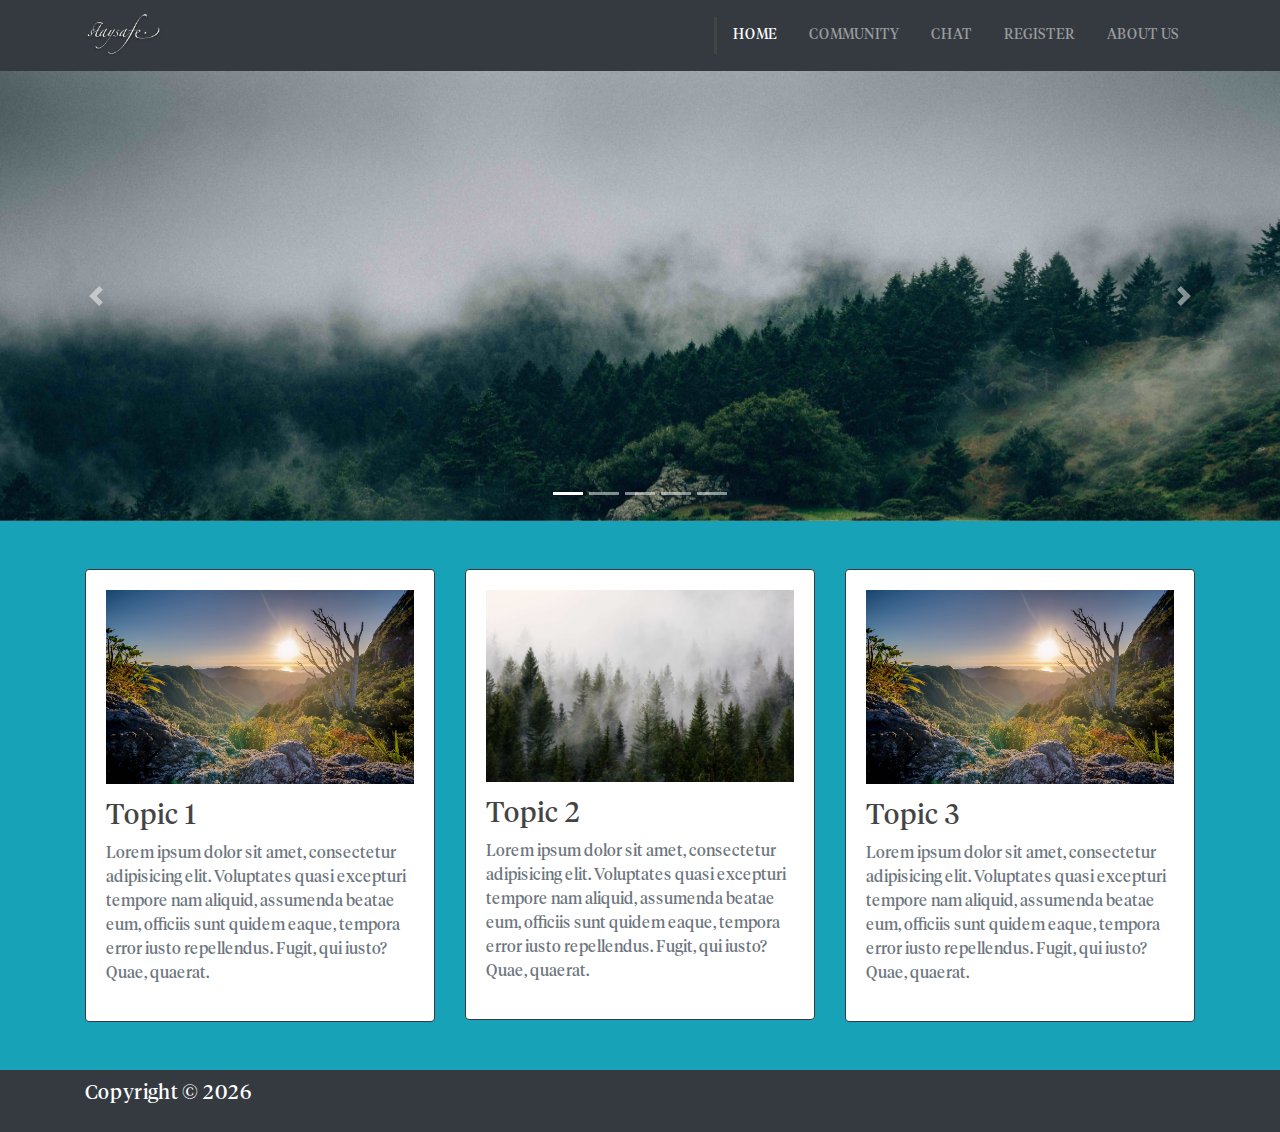
<file: index.html>
<!DOCTYPE html>
<html lang="en">
<head>
  <meta charset="UTF-8">
  <meta name="viewport" content="width=device-width, initial-scale=1.0">
  <link rel="stylesheet" href="https://use.fontawesome.com/releases/v5.0.13/css/all.css" integrity="sha384-DNOHZ68U8hZfKXOrtjWvjxusGo9WQnrNx2sqG0tfsghAvtVlRW3tvkXWZh58N9jp"
    crossorigin="anonymous">
  <link rel="stylesheet" href="https://stackpath.bootstrapcdn.com/bootstrap/4.3.1/css/bootstrap.min.css" integrity="sha384-ggOyR0iXCbMQv3Xipma34MD+dH/1fQ784/j6cY/iJTQUOhcWr7x9JvoRxT2MZw1T" crossorigin="anonymous">
  <link rel="stylesheet" href="css/style.css">
  <title>Be responsible | stay safe</title>
</head>
<body>
  <!-- START HERE -->
  <nav class="navbar navbar-expand-sm navbar-dark bg-dark">
    <div class="container">
      <a href="index.html" class="navbar-brand">
        <img src="img/logo.png" alt="logo" height="45">
      </a>
      <button class="navbar-toggler" data-toggle="collapse" data-target="navbarCollapse">
        <span class="navbar-toggler-icon"></span>
      </button>
      <div class="collapse navbar-collapse" id="navbarCollapse">
        <ul class="navbar-nav ml-auto">
          <li class="nav-item active">
            <a href="index.html" class="nav-link">Home</a>
          </li>
          <li class="nav-item">
            <a href="html/community.html" class="nav-link">Community</a>
          </li>
          <li class="nav-item">
            <a href="html/chat.html" class="nav-link">Chat</a>
          </li>
          <li class="nav-item">
            <a href="html/register.html" class="nav-link">Register</a>
          </li>
          <li class="nav-item">
            <a href="html/about.html" class="nav-link">About Us</a>
          </li>
        </ul>
      </div>
    </div>
  </nav>

  <!-- SHOWCASE SLIDER -->
  <section id="showcase">
    <div id="myCarousel" class="carousel slide" data-ride="carousel">
      <ol class="carousel-indicators">
        <li data-target="#myCarousel" data-slide-to="0" class="active"></li>
        <li data-target="#myCarousel" data-slide-to="1"></li>
        <li data-target="#myCarousel" data-slide-to="2"></li>
        <li data-target="#myCarousel" data-slide-to="3"></li>
        <li data-target="#myCarousel" data-slide-to="4"></li>
      </ol>
      <div class="carousel-inner">
        <div class="carousel-item carousel-image1 active">
          <div class="container">
            <div class="carousel-caption d-none d-sm-block text-right mb-5">
            </div>
          </div>
        </div>

        <div class="carousel-item carousel-image2">
          <div class="container">
            <div class="carousel-caption d-none d-sm-block mb-5">
            </div>
          </div>
        </div>

        <div class="carousel-item carousel-image3">
          <div class="container">
            <div class="carousel-caption d-none d-sm-block mb-5">
            </div>
          </div>
        </div>

        <div class="carousel-item carousel-image4">
          <div class="container">
            <div class="carousel-caption d-none d-sm-block mb-5">
            </div>
          </div>
        </div>

        <div class="carousel-item carousel-image5">
          <div class="container">
            <div class="carousel-caption d-none d-sm-block text-right mb-5">
            </div>
          </div>
        </div>
      </div>

      <a href="#myCarousel" data-slide="prev" class="carousel-control-prev">
        <span class="carousel-control-prev-icon"></span>
      </a>
      <a href="#myCarousel" data-slide="next" class="carousel-control-next">
        <span class="carousel-control-next-icon"></span>
      </a>
    </div>
  </section>

  <!-- BOXES -->
  <section id="boxes bg-info" class="py-5 bg-info">
    <div class="container">
      <div class="row">
        <div class="col-md-4">
          <div class="card text-left border-dark mb-resp">
            <div class="card-body">
              <img src="img/image3.jpg" width="100%">
              <h3 class="text-dark">
                <a href="html/community2.html">
                Topic 1
                </a>
              </h3>
              <p class="text-muted">Lorem ipsum dolor sit amet, consectetur adipisicing elit. Voluptates quasi excepturi tempore nam aliquid, assumenda beatae eum, officiis sunt quidem eaque, tempora error iusto repellendus. Fugit, qui iusto? Quae, quaerat.</p>
            </div>
          </div>
        </div>
        <div class="col-md-4">
          <div class="card text-left border-dark mb-resp">
            <div class="card-body">
              <img src="img/image2.jpg" width="100%">
              <h3 class="text-dark">
                <a href="html/community2.html">
                Topic 2
                </a>
              </h3>
              <p class="text-muted">Lorem ipsum dolor sit amet, consectetur adipisicing elit. Voluptates quasi excepturi tempore nam aliquid, assumenda beatae eum, officiis sunt quidem eaque, tempora error iusto repellendus. Fugit, qui iusto? Quae, quaerat.</p>
            </div>
          </div>
        </div>
        <div class="col-md-4">
          <div class="card text-left border-dark mb-resp">
            <div class="card-body">
              <img src="img/image3.jpg" width="100%">
              <h3 class="text-dark">
                <a href="html/community2.html">
                Topic 3
                </a>
              </h3>
              <p class="text-muted">Lorem ipsum dolor sit amet, consectetur adipisicing elit. Voluptates quasi excepturi tempore nam aliquid, assumenda beatae eum, officiis sunt quidem eaque, tempora error iusto repellendus. Fugit, qui iusto? Quae, quaerat.</p>
            </div>
          </div>
        </div>
      </div>
    </div>
  </section>

  <!-- FOOTER -->
  <footer id="main-footer" class="py-2 bg-dark text-white">
    <div class="container">
      <div class="row text-left">
        <div class="col-md-6 mr-auto">
          <p class="lead">
            Copyright &copy; 
            <span id="year"></span>
          </p>
        </div>
      </div>
    </div>
  </footer>

  <!-- jQuery first, then Popper.js, then Bootstrap JS -->
  <script src="https://code.jquery.com/jquery-3.3.1.slim.min.js" integrity="sha384-q8i/X+965DzO0rT7abK41JStQIAqVgRVzpbzo5smXKp4YfRvH+8abtTE1Pi6jizo" crossorigin="anonymous"></script>
  <script src="https://cdnjs.cloudflare.com/ajax/libs/popper.js/1.14.7/umd/popper.min.js" integrity="sha384-UO2eT0CpHqdSJQ6hJty5KVphtPhzWj9WO1clHTMGa3JDZwrnQq4sF86dIHNDz0W1" crossorigin="anonymous"></script>
  <script src="https://stackpath.bootstrapcdn.com/bootstrap/4.3.1/js/bootstrap.min.js" integrity="sha384-JjSmVgyd0p3pXB1rRibZUAYoIIy6OrQ6VrjIEaFf/nJGzIxFDsf4x0xIM+B07jRM" crossorigin="anonymous"></script>


  <!-- Optional JavaScript -->
  <script src="js/script.js"></script>


</body>
</html>
</file>
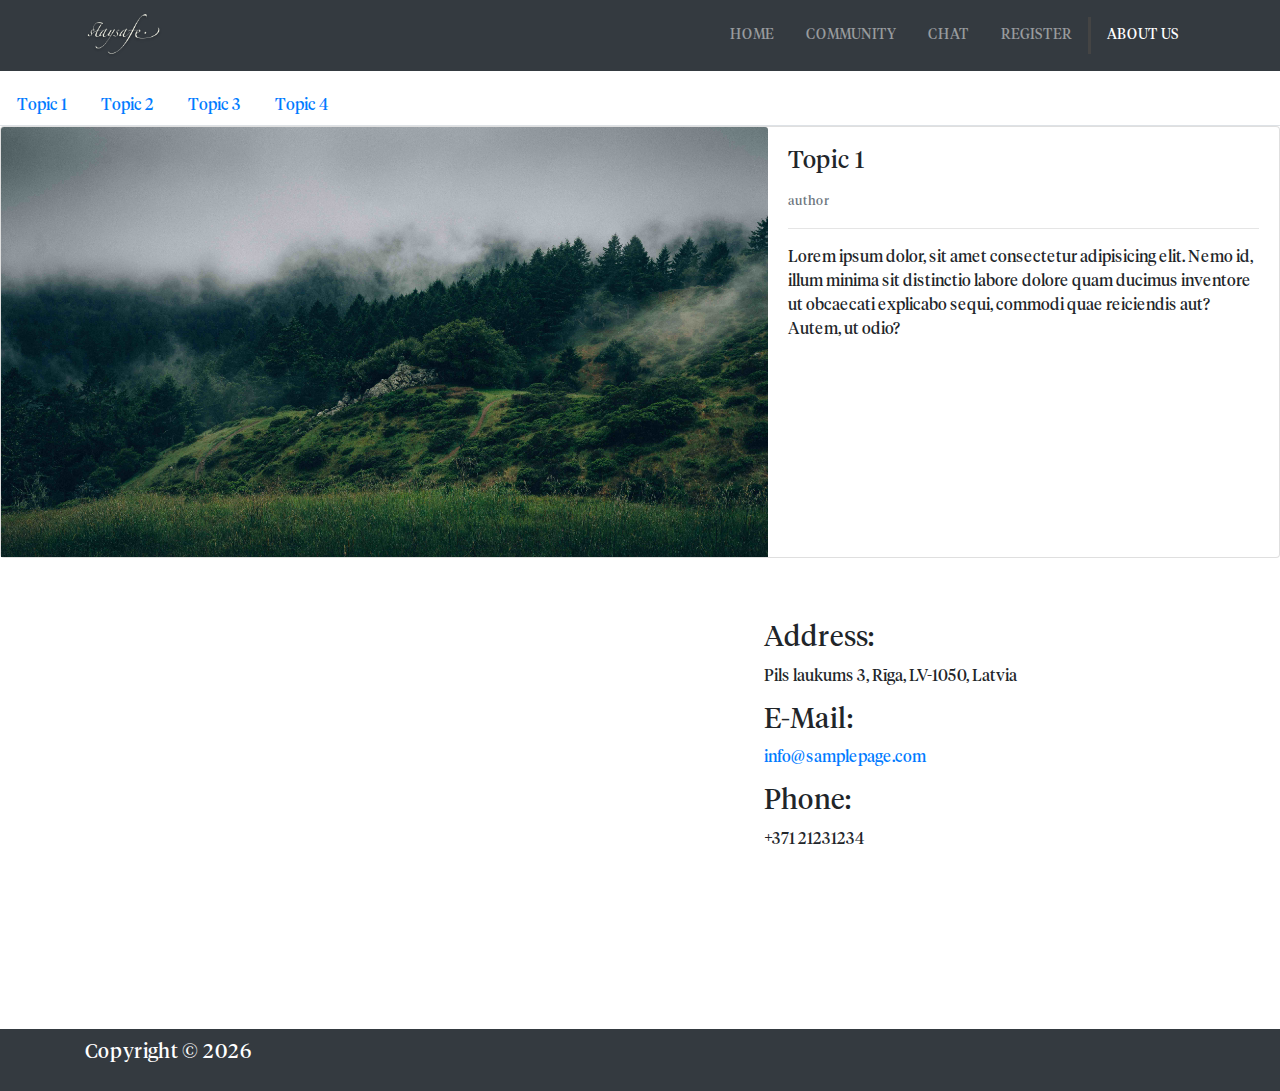
<file: html/about.html>
<!DOCTYPE html>
<html lang="en">
<head>
  <meta charset="UTF-8">
  <meta name="viewport" content="width=device-width, initial-scale=1.0">
  <link rel="stylesheet" href="https://use.fontawesome.com/releases/v5.0.13/css/all.css" integrity="sha384-DNOHZ68U8hZfKXOrtjWvjxusGo9WQnrNx2sqG0tfsghAvtVlRW3tvkXWZh58N9jp"
    crossorigin="anonymous">
  <link rel="stylesheet" href="https://stackpath.bootstrapcdn.com/bootstrap/4.3.1/css/bootstrap.min.css" integrity="sha384-ggOyR0iXCbMQv3Xipma34MD+dH/1fQ784/j6cY/iJTQUOhcWr7x9JvoRxT2MZw1T" crossorigin="anonymous">
  <link rel="stylesheet" href="../css/style.css">
  <title>Be responsible | stay safe</title>
</head>
<body>
  <!-- START HERE -->
  <nav class="navbar navbar-expand-sm navbar-dark bg-dark">
    <div class="container">
      <a href="../index.html" class="navbar-brand">
        <img src="../img/logo.png" alt="logo" height="45">
      </a>
      <button class="navbar-toggler" data-toggle="collapse" data-target="navbarCollapse">
        <span class="navbar-toggler-icon"></span>
      </button>
      <div class="collapse navbar-collapse" id="navbarCollapse">
        <ul class="navbar-nav ml-auto">
          <li class="nav-item">
            <a href="../index.html" class="nav-link">Home</a>
          </li>
          <li class="nav-item">
            <a href="../html/community.html" class="nav-link">Community</a>
          </li>
          <li class="nav-item">
            <a href="../html/chat.html" class="nav-link">Chat</a>
          </li>
          <li class="nav-item">
            <a href="../html/register.html" class="nav-link">Register</a>
          </li>
          <li class="nav-item active">
            <a href="about.html" class="nav-link">About Us</a>
          </li>
        </ul>
      </div>
    </div>
  </nav>

  <!-- TAB LINKS -->
  <ul class="nav nav-tabs">
    <li class="nav-item active"><a class="nav-link" data-toggle="tab" href="#topic1">Topic 1</a></li>
    <li class="nav-item"><a class="nav-link" data-toggle="tab" href="#topic2">Topic 2</a></li>
    <li class="nav-item"><a class="nav-link" data-toggle="tab" href="#topic3">Topic 3</a></li>
    <li class="nav-item"><a class="nav-link" data-toggle="tab" href="#topic4">Topic 4</a></li>
  </ul>
    
    <!-- TAB CONTENT -->
  <div class="tab-content">

    <div class="tab-pane fade show active" id="topic1">
      <div class="card">
        <img src="../img/image1.jpg" alt="" class="img-fluid card-img-top">
        <div class="card-body">
        <h4 class="card-title">
          Topic 1
        </h4>
        <small class="text-muted">author</small>
        <hr>
        <p class="card-text">Lorem ipsum dolor, sit amet consectetur adipisicing elit. Nemo id, illum minima sit distinctio labore dolore quam ducimus inventore ut obcaecati explicabo sequi, commodi quae reiciendis aut? Autem, ut odio?</p>
        </div>
      </div>
    </div>

    <div class="tab-pane fade" id="topic2">
      <div class="card">
        <img src="../img/image2.jpg" alt="" class="img-fluid card-img-top">
        <div class="card-body">
        <h4 class="card-title">
          Topic 2
        </h4>
        <small class="text-muted">author</small>
        <hr>
        <p class="card-text">Lorem ipsum dolor, sit amet consectetur adipisicing elit. Nemo id, illum minima sit distinctio labore dolore quam ducimus inventore ut obcaecati explicabo sequi, commodi quae reiciendis aut? Autem, ut odio?</p>
        </div>
      </div>
    </div>

    <div class="tab-pane fade" id="topic3">
      <div class="card">
        <img src="../img/image3.jpg" alt="" class="img-fluid card-img-top">
        <div class="card-body">
        <h4 class="card-title">
          Topic 3
        </h4>
        <small class="text-muted">author</small>
        <hr>
        <p class="card-text">Lorem ipsum dolor, sit amet consectetur adipisicing elit. Nemo id, illum minima sit distinctio labore dolore quam ducimus inventore ut obcaecati explicabo sequi, commodi quae reiciendis aut? Autem, ut odio?</p>
        </div>
      </div>
    </div>

    <div class="tab-pane fade" id="topic4">
      <div class="card">
        <img src="../img/image4.jpg" alt="" class="img-fluid card-img-top">
        <div class="card-body">
        <h4 class="card-title">
          Topic 4
        </h4>
        <small class="text-muted">author</small>
        <hr>
        <p class="card-text">Lorem ipsum dolor, sit amet consectetur adipisicing elit. Nemo id, illum minima sit distinctio labore dolore quam ducimus inventore ut obcaecati explicabo sequi, commodi quae reiciendis aut? Autem, ut odio?</p>
        </div>
      </div>
    </div>
  </div>
  


  
    <!-- MAP -->
    <div class="row contacts">
      <div class="col-2">
      </div>
      <div class="col-5">
          <div>
               <iframe width="100%" height="400" frameborder="0" src="https://www.bing.com/maps/embed?h=400&w=500&cp=56.94959999999998~24.097799999999996&lvl=11&typ=d&sty=r&src=SHELL&FORM=MBEDV8" scrolling="no">
               </iframe>
          </div>
      </div>
      <div class="col-5">
          <h3>Address:</h3>
          <p>Pils laukums 3, Rīga, LV-1050, Latvia</p>
          <h3>E-Mail:</h3>
          <a href="mailto:info@samplepage.com"><p>info@samplepage.com</p></a>
          <h3>Phone:</h3>
          <p>+371 21231234</p>
      </div>  
    </div>
  
  
  <!-- FOOTER -->
  <footer id="main-footer" class="py-2 bg-dark text-white">
    <div class="container">
      <div class="row text-left">
        <div class="col-md-6 mr-auto">
          <p class="lead">
            Copyright &copy; 
            <span id="year"></span>
          </p>
        </div>
      </div>
    </div>
  </footer>

  <!-- jQuery first, then Popper.js, then Bootstrap JS -->
  <script src="https://code.jquery.com/jquery-3.3.1.slim.min.js" integrity="sha384-q8i/X+965DzO0rT7abK41JStQIAqVgRVzpbzo5smXKp4YfRvH+8abtTE1Pi6jizo" crossorigin="anonymous"></script>
  <script src="https://cdnjs.cloudflare.com/ajax/libs/popper.js/1.14.7/umd/popper.min.js" integrity="sha384-UO2eT0CpHqdSJQ6hJty5KVphtPhzWj9WO1clHTMGa3JDZwrnQq4sF86dIHNDz0W1" crossorigin="anonymous"></script>
  <script src="https://stackpath.bootstrapcdn.com/bootstrap/4.3.1/js/bootstrap.min.js" integrity="sha384-JjSmVgyd0p3pXB1rRibZUAYoIIy6OrQ6VrjIEaFf/nJGzIxFDsf4x0xIM+B07jRM" crossorigin="anonymous"></script>


  <!-- Optional JavaScript -->
  <script src="../js/script.js"></script>


</body>
</html>
</file>
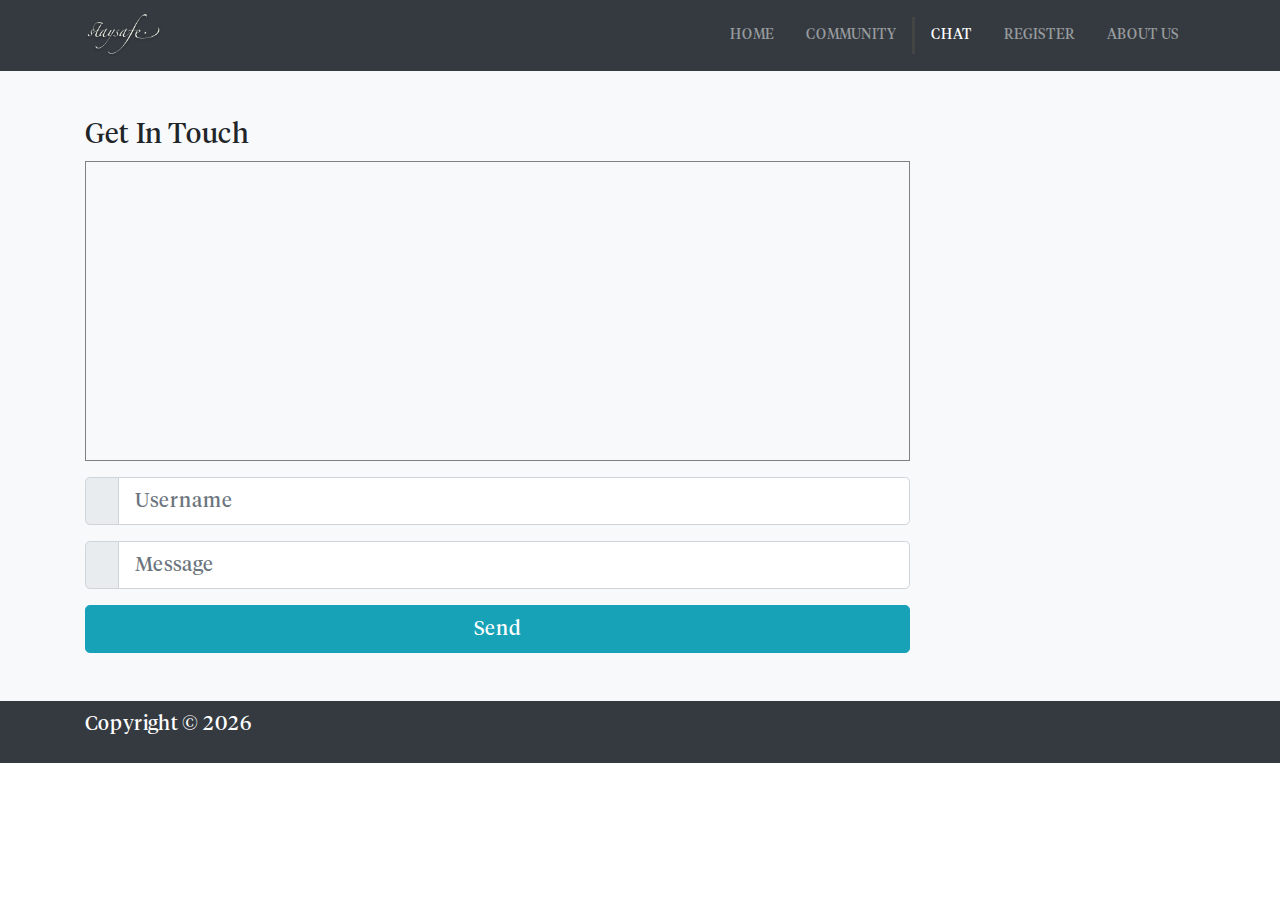
<file: html/chat.html>
<!DOCTYPE html>
<html lang="en">
<head>
  <meta charset="UTF-8">
  <meta name="viewport" content="width=device-width, initial-scale=1.0">
  <link rel="stylesheet" href="https://use.fontawesome.com/releases/v5.0.13/css/all.css" integrity="sha384-DNOHZ68U8hZfKXOrtjWvjxusGo9WQnrNx2sqG0tfsghAvtVlRW3tvkXWZh58N9jp"
    crossorigin="anonymous">
  <link rel="stylesheet" href="https://stackpath.bootstrapcdn.com/bootstrap/4.3.1/css/bootstrap.min.css" integrity="sha384-ggOyR0iXCbMQv3Xipma34MD+dH/1fQ784/j6cY/iJTQUOhcWr7x9JvoRxT2MZw1T" crossorigin="anonymous">
  <link rel="stylesheet" href="../css/style.css">
  <title>Be responsible | stay safe</title>
</head>
<body>
  <!-- START HERE -->
  <nav class="navbar navbar-expand-sm navbar-dark bg-dark">
    <div class="container">
      <a href="../index.html" class="navbar-brand">
        <img src="../img/logo.png" alt="logo" height="45">
      </a>
      <button class="navbar-toggler" data-toggle="collapse" data-target="navbarCollapse">
        <span class="navbar-toggler-icon"></span>
      </button>
      <div class="collapse navbar-collapse" id="navbarCollapse">
        <ul class="navbar-nav ml-auto">
          <li class="nav-item">
            <a href="../index.html" class="nav-link">Home</a>
          </li>
          <li class="nav-item">
            <a href="../html/community.html" class="nav-link">Community</a>
          </li>
          <li class="nav-item active">
            <a href="chat.html" class="nav-link">Chat</a>
          </li>
          <li class="nav-item">
            <a href="../html/register.html" class="nav-link">Register</a>
          </li>
          <li class="nav-item">
            <a href="../html/about.html" class="nav-link">About Us</a>
          </li>
        </ul>
      </div>
    </div>
  </nav>

  <!-- CHAT -->
  <section id="contact" class="bg-light py-5">
    <div class="container">
      <div class="row">
        <div class="col-lg-9">
          <h3>Get In Touch</h3>
          <div class="chat">
            <div class="chat-body mb-3" id="messages">
            </div>
          </div>
          <div>
            <div class="input-group input-group-lg mb-3">
              <div class="input-group-prepend">
                <span class="input-group-text">
                  <i class="fas fa-user"></i>
                </span>
              </div>
              <input type="text" class="form-control" placeholder="Username" id="username">
            </div>

            <div class="input-group input-group-lg mb-3">
              <div class="input-group-prepend">
                <span class="input-group-text">
                  <i class="fas fa-pencil-alt"></i>
                </span>
              </div>
              <input type="text" class="form-control" placeholder="Message" rows="5" id="message"></textarea>
            </div>
            <button type="chat-send" class="btn btn-info btn-block btn-lg" onclick="send();">Send</button>
            <!-- <input type="submit" value="Send" class="btn btn-info btn-block btn-lg" onclick="send();">-->
          </div>
        </div>
      </div>
    </div>
  </section>
  
  <!-- FOOTER -->
  <footer id="main-footer" class="py-2 bg-dark text-white">
    <div class="container">
      <div class="row text-left">
        <div class="col-md-6 mr-auto">
          <p class="lead">
            Copyright &copy; 
            <span id="year"></span>
          </p>
        </div>
      </div>
    </div>
  </footer>

  <!-- jQuery first, then Popper.js, then Bootstrap JS -->
  <script src="https://code.jquery.com/jquery-3.3.1.slim.min.js" integrity="sha384-q8i/X+965DzO0rT7abK41JStQIAqVgRVzpbzo5smXKp4YfRvH+8abtTE1Pi6jizo" crossorigin="anonymous"></script>
  <script src="https://cdnjs.cloudflare.com/ajax/libs/popper.js/1.14.7/umd/popper.min.js" integrity="sha384-UO2eT0CpHqdSJQ6hJty5KVphtPhzWj9WO1clHTMGa3JDZwrnQq4sF86dIHNDz0W1" crossorigin="anonymous"></script>
  <script src="https://stackpath.bootstrapcdn.com/bootstrap/4.3.1/js/bootstrap.min.js" integrity="sha384-JjSmVgyd0p3pXB1rRibZUAYoIIy6OrQ6VrjIEaFf/nJGzIxFDsf4x0xIM+B07jRM" crossorigin="anonymous"></script>


  <!-- Optional JavaScript -->
  <script src="../js/script.js"></script>


</body>
</html>
</file>
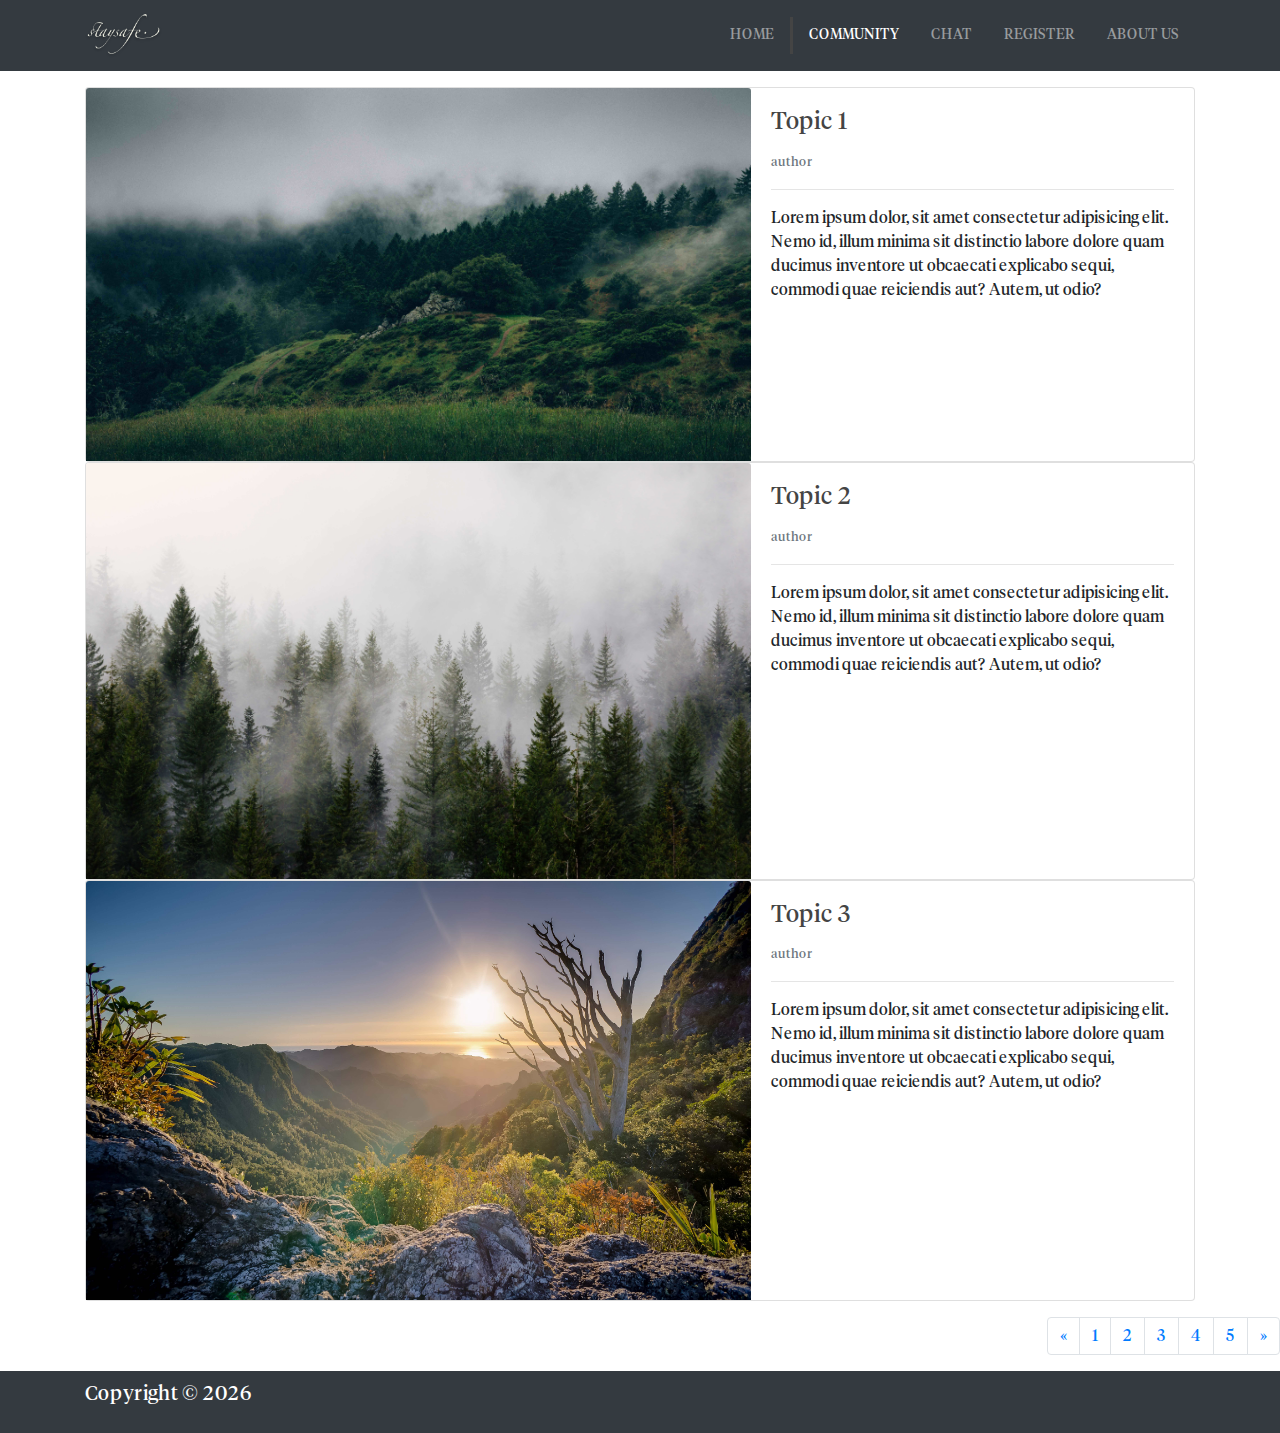
<file: html/community.html>
<!DOCTYPE html>
<html lang="en">
<head>
  <meta charset="UTF-8">
  <meta name="viewport" content="width=device-width, initial-scale=1.0">
  <link rel="stylesheet" href="https://use.fontawesome.com/releases/v5.0.13/css/all.css" integrity="sha384-DNOHZ68U8hZfKXOrtjWvjxusGo9WQnrNx2sqG0tfsghAvtVlRW3tvkXWZh58N9jp"
    crossorigin="anonymous">
  <link rel="stylesheet" href="https://stackpath.bootstrapcdn.com/bootstrap/4.3.1/css/bootstrap.min.css" integrity="sha384-ggOyR0iXCbMQv3Xipma34MD+dH/1fQ784/j6cY/iJTQUOhcWr7x9JvoRxT2MZw1T" crossorigin="anonymous">
  <link rel="stylesheet" href="../css/style.css">
  <title>Be responsible | stay safe</title>
</head>
<body>
  <!-- START HERE -->
  <nav class="navbar navbar-expand-sm navbar-dark bg-dark">
    <div class="container">
      <a href="../index.html" class="navbar-brand">
        <img src="../img/logo.png" alt="logo" height="45">
      </a>
      <button class="navbar-toggler" data-toggle="collapse" data-target="navbarCollapse">
        <span class="navbar-toggler-icon"></span>
      </button>
      <div class="collapse navbar-collapse" id="navbarCollapse">
        <ul class="navbar-nav ml-auto">
          <li class="nav-item">
            <a href="../index.html" class="nav-link">Home</a>
          </li>
          <li class="nav-item active">
            <a href="community.html" class="nav-link">Community</a>
          </li>
          <li class="nav-item">
            <a href="../html/chat.html" class="nav-link">Chat</a>
          </li>
          <li class="nav-item">
            <a href="../html/register.html" class="nav-link">Register</a>
          </li>
          <li class="nav-item">
            <a href="../html/about.html" class="nav-link">About Us</a>
          </li>
        </ul>
      </div>
    </div>
  </nav>

  <!-- TOPICS -->
  <section id="blog" class="py-3">
    <div class="container">
      <div class="row">
        <div class="col">
          <div class="card-column">
            <div class="card">
              <img src="../img/image1.jpg" alt="" class="img-fluid card-img-top">
              <div class="card-body">
                <h4 class="card-title">
                  <a href="community2.html">
                    Topic 1
                  </a>
                </h4>
                <small class="text-muted">author</small>
                <hr>
                <p class="card-text">Lorem ipsum dolor, sit amet consectetur adipisicing elit. Nemo id, illum minima sit distinctio labore dolore quam ducimus inventore ut obcaecati explicabo sequi, commodi quae reiciendis aut? Autem, ut odio?</p>
              </div>
            </div>

            <div class="card">
              <img src="../img/image2.jpg" alt="" class="img-fluid card-img-top">
              <div class="card-body">
                <h4 class="card-title">
                  <a href="community2.html">
                    Topic 2
                  </a>
                </h4>
                <small class="text-muted">author</small>
                <hr>
                <p class="card-text">Lorem ipsum dolor, sit amet consectetur adipisicing elit. Nemo id, illum minima sit distinctio labore dolore quam ducimus inventore ut obcaecati explicabo sequi, commodi quae reiciendis aut? Autem, ut odio?</p>
              </div>
            </div>

            <div class="card">
              <img src="../img/image3.jpg" alt="" class="img-fluid card-img-top">
              <div class="card-body">
                <h4 class="card-title">
                  <a href="community2.html">
                    Topic 3
                  </a>
                </h4>
                <small class="text-muted">author</small>
                <hr>
                <p class="card-text">Lorem ipsum dolor, sit amet consectetur adipisicing elit. Nemo id, illum minima sit distinctio labore dolore quam ducimus inventore ut obcaecati explicabo sequi, commodi quae reiciendis aut? Autem, ut odio?</p>
              </div>
            </div>
          </div>
        </div>
      </div>
    </div>
  </section>

  <!-- PAGE NAVIGATION -->
  <nav aria-label="Page navigation example">
    <ul class="pagination justify-content-end">
      <li class="page-item">
        <a class="page-link" href="#" aria-label="Previous">
          <span aria-hidden="true">&laquo;</span>
          <span class="sr-only">Previous</span>
        </a>
      </li>
      <li class="page-item"><a class="page-link" href="community.html">1</a></li>
      <li class="page-item"><a class="page-link" href="#">2</a></li>
      <li class="page-item"><a class="page-link" href="#">3</a></li>
      <li class="page-item"><a class="page-link" href="#">4</a></li>
      <li class="page-item"><a class="page-link" href="#">5</a></li>
      <li class="page-item">
        <a class="page-link" href="#" aria-label="Next">
          <span aria-hidden="true">&raquo;</span>
          <span class="sr-only">Next</span>
        </a>
      </li>
    </ul>
  </nav>

  <!-- FOOTER -->
  <footer id="main-footer" class="py-2 bg-dark text-white">
    <div class="container">
      <div class="row text-left">
        <div class="col-md-6 mr-auto">
          <p class="lead">
            Copyright &copy; 
            <span id="year"></span>
          </p>
        </div>
      </div>
    </div>
  </footer>

  <!-- jQuery first, then Popper.js, then Bootstrap JS -->
  <script src="https://code.jquery.com/jquery-3.3.1.slim.min.js" integrity="sha384-q8i/X+965DzO0rT7abK41JStQIAqVgRVzpbzo5smXKp4YfRvH+8abtTE1Pi6jizo" crossorigin="anonymous"></script>
  <script src="https://cdnjs.cloudflare.com/ajax/libs/popper.js/1.14.7/umd/popper.min.js" integrity="sha384-UO2eT0CpHqdSJQ6hJty5KVphtPhzWj9WO1clHTMGa3JDZwrnQq4sF86dIHNDz0W1" crossorigin="anonymous"></script>
  <script src="https://stackpath.bootstrapcdn.com/bootstrap/4.3.1/js/bootstrap.min.js" integrity="sha384-JjSmVgyd0p3pXB1rRibZUAYoIIy6OrQ6VrjIEaFf/nJGzIxFDsf4x0xIM+B07jRM" crossorigin="anonymous"></script>


  <!-- Optional JavaScript -->
  <script src="../js/script.js"></script>


</body>
</html>
</file>
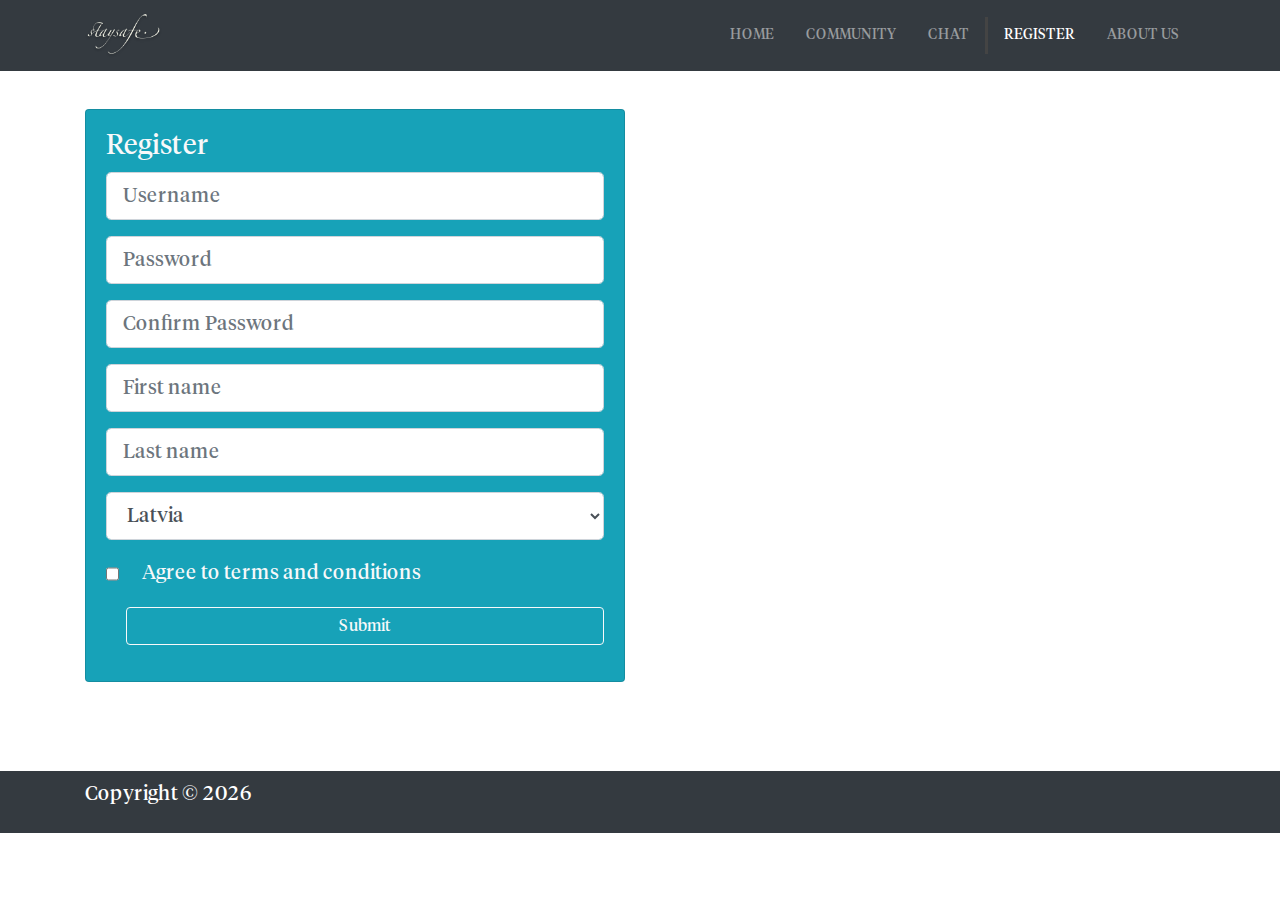
<file: html/register.html>
<!DOCTYPE html>
<html lang="en">
<head>
  <meta charset="UTF-8">
  <meta name="viewport" content="width=device-width, initial-scale=1.0">
  <link rel="stylesheet" href="https://use.fontawesome.com/releases/v5.0.13/css/all.css" integrity="sha384-DNOHZ68U8hZfKXOrtjWvjxusGo9WQnrNx2sqG0tfsghAvtVlRW3tvkXWZh58N9jp"
    crossorigin="anonymous">
  <link rel="stylesheet" href="https://stackpath.bootstrapcdn.com/bootstrap/4.3.1/css/bootstrap.min.css" integrity="sha384-ggOyR0iXCbMQv3Xipma34MD+dH/1fQ784/j6cY/iJTQUOhcWr7x9JvoRxT2MZw1T" crossorigin="anonymous">
  <link rel="stylesheet" href="../css/style.css">
  <title>Be responsible | stay safe</title>
</head>
<body>
  <!-- START HERE -->
  <nav class="navbar navbar-expand-sm navbar-dark bg-dark">
    <div class="container">
      <a href="../index.html" class="navbar-brand">
        <img src="../img/logo.png" alt="logo" height="45">
      </a>
      <button class="navbar-toggler" data-toggle="collapse" data-target="navbarCollapse">
        <span class="navbar-toggler-icon"></span>
      </button>
      <div class="collapse navbar-collapse" id="navbarCollapse">
        <ul class="navbar-nav ml-auto">
          <li class="nav-item">
            <a href="../index.html" class="nav-link">Home</a>
          </li>
          <li class="nav-item">
            <a href="../html/community.html" class="nav-link">Community</a>
          </li>
          <li class="nav-item">
            <a href="../html/chat.html" class="nav-link">Chat</a>
          </li>
          <li class="nav-item active">
            <a href="register.html" class="nav-link">Register</a>
          </li>
          <li class="nav-item">
            <a href="../html/about.html" class="nav-link">About Us</a>
          </li>
        </ul>
      </div>
    </div>
  </nav>

  <!-- REGISTER -->
  <header id="home-section">
    <div class="dark-overlay">
      <div class="home-inner container">
        <div class="row">
          <div class="col-lg-6">
            <div class="card bg-info text-left text-light card-form">
              <div class="card-body">
                <h3>Register</h3>
                <form>
                  <div class="form-group">
                    <input type="text" class="form-control form-control-lg" placeholder="Username" required>
                  </div>
                  <div class="form-group">
                    <input type="password" class="form-control form-control-lg" placeholder="Password" id="InputPassword" required minlength="8">
                  </div>
                  <div class="form-group">
                    <input type="password" class="form-control form-control-lg" placeholder="Confirm Password" id="InputPassword2" required>
                  </div>
                  <div class="form-group">
                    <input type="text" class="form-control form-control-lg" placeholder="First name">
                  </div>
                  <div class="form-group">
                    <input type="text" class="form-control form-control-lg" placeholder="Last name">
                  </div>
                  <select class="form-control form-control-lg" id="inlineFormCustomSelectPref">
                    <option value="1">Latvia</option>
                    <option value="2">Estonia</option>
                    <option value="3">Lithuania</option>
                    <option value="3">Germany</option>
                    <option value="3">Austria</option>
                  </select>
                   <div class="form-group">
                    <div class="form-check">
                      <input class="form-check-input form-control-lg" type="checkbox" value="" id="invalidCheck" required>
                      <label class="form-check-label form-control-lg" for="invalidCheck">
                        Agree to terms and conditions
                      </label>
                  <input type="submit" value="Submit" class="btn btn-outline-light btn-block">
                </form>
              </div>
            </div>
          </div>
        </div>
      </div>
    </div>
  </header>
  
  <!-- FOOTER -->
  <footer id="main-footer" class="py-2 bg-dark text-white">
    <div class="container">
      <div class="row text-left">
        <div class="col-md-6 mr-auto">
          <p class="lead">
            Copyright &copy; 
            <span id="year"></span>
          </p>
        </div>
      </div>
    </div>
  </footer>

  <!-- jQuery first, then Popper.js, then Bootstrap JS -->
  <script src="https://code.jquery.com/jquery-3.3.1.slim.min.js" integrity="sha384-q8i/X+965DzO0rT7abK41JStQIAqVgRVzpbzo5smXKp4YfRvH+8abtTE1Pi6jizo" crossorigin="anonymous"></script>
  <script src="https://cdnjs.cloudflare.com/ajax/libs/popper.js/1.14.7/umd/popper.min.js" integrity="sha384-UO2eT0CpHqdSJQ6hJty5KVphtPhzWj9WO1clHTMGa3JDZwrnQq4sF86dIHNDz0W1" crossorigin="anonymous"></script>
  <script src="https://stackpath.bootstrapcdn.com/bootstrap/4.3.1/js/bootstrap.min.js" integrity="sha384-JjSmVgyd0p3pXB1rRibZUAYoIIy6OrQ6VrjIEaFf/nJGzIxFDsf4x0xIM+B07jRM" crossorigin="anonymous"></script>


  <!-- Optional JavaScript -->
  <script src="../js/script.js"></script>


</body>
</html>
</file>
<file: css/style.css>
@font-face {
  src: url(../fonts/TiemposHeadline-Regular.ttf);
  font-family: TiemposHeadline-Regular;
}
@font-face {
  src: url(../fonts/TiemposHeadlineWeb-Bold.ttf);
  font-family: TiemposHeadlineWeb-Bold;
}
@font-face {
  src: url(../fonts/TiemposHeadlineWeb-RegularItalic.ttf);
  font-family: TiemposHeadlineWeb-RegularItalic;
}

* {
  font-family: TiemposHeadline-Regular;
}

/* index.html */
.navbar .nav-link {
  font-size: 14px;
  text-transform: uppercase;
  padding-left: 1rem !important;
  padding-right: 1rem !important;
}

.navbar .nav-item.active {
  border-left: #444 3px solid;
}

.carousel-item {
  height: 450px;
}

.carousel-image1 {
  background: url(../img/image1.jpg); 
  background-size: cover;
}

.carousel-image2 {
  background: url(../img/image2.jpg);
  background-size: cover;
}

.carousel-image3 {
  background: url(../img/image3.jpg);
  background-size: cover;
}

.carousel-image4 {
  background: url(../img/image4.jpg);
  background-size: cover;
}

.carousel-image5 {
  background: url(../img/image5.jpg);
  background-size: cover;
}

@media {
  max-width: 2000px;
}

.card-body img {
  padding-bottom: 5%;
}

.card-body a {
  color: #444;
  text-decoration: none;
}

.card-body a:hover {
  color: grey;
}

/* community.html */

.card-img-top {
  width: 60%;
  height: 100%;

}

.card {
  flex-direction: row;
  
}

.pagination {
 
}

/* register.html */

#home-section {
  background: white;
  background-repeat: no-repeat;
  background-size: cover;
  background-attachment: fixed;
  min-height: 700px;
  padding: 3%;
}

.form-check-label {
  margin-top: 2%;
  margin-bottom: 2%;
}

.form-check-input {
  margin-top: 2%;
  margin-bottom: 2%;
}

/* chat.html */

.chat-body {
  height: 300px;
  border: 1px solid grey;
}

#messages {
  overflow:scroll;
  padding:10px;
}


/* about.html */

.contacts{
  padding-top: 5%;
}

.nav{
  margin-top: 1%;
}
</file>
